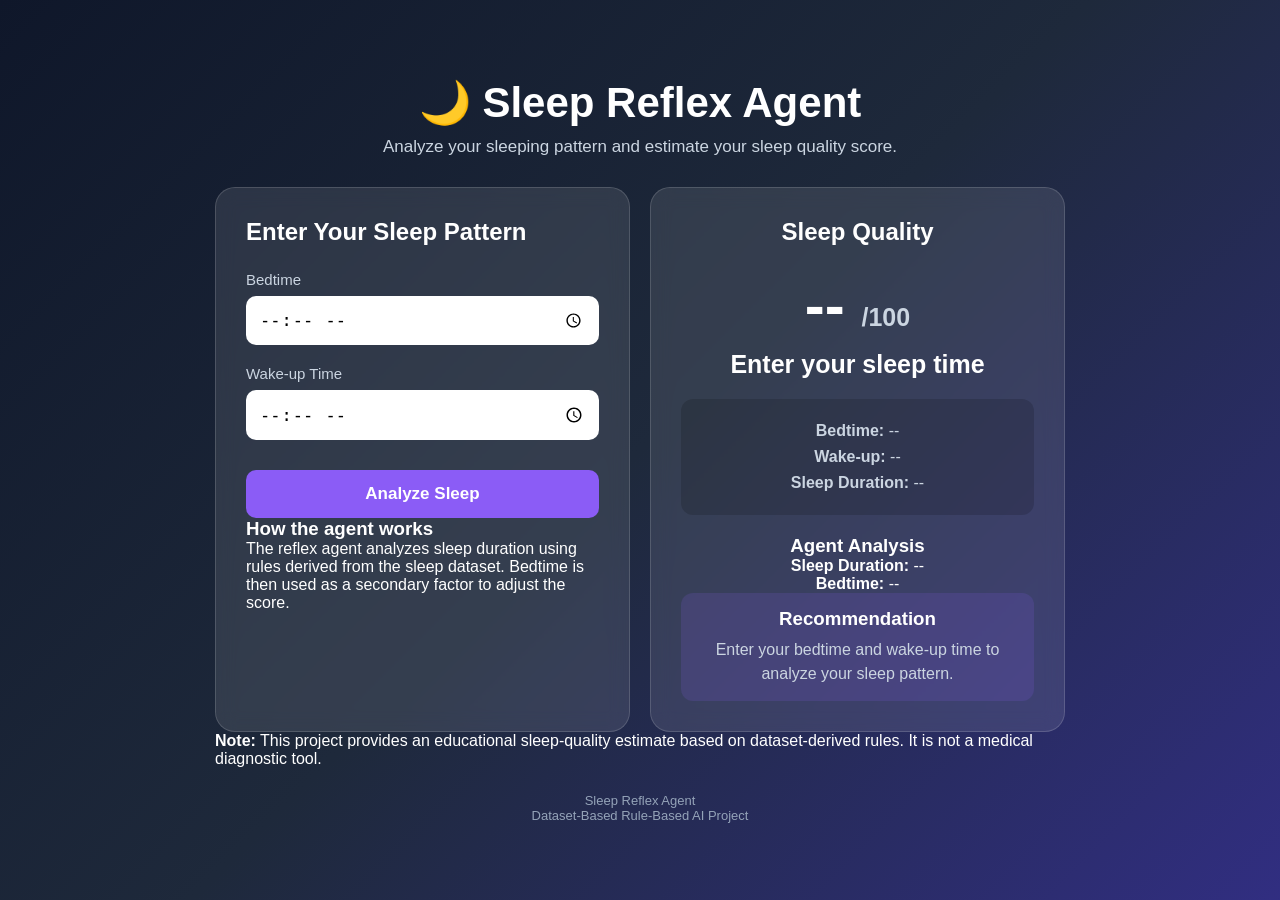
<file: Sleep-Reflex-Agent/index.html>
<!DOCTYPE html>
<html lang="en">

<head>

    <meta charset="UTF-8">

    <meta name="viewport"
          content="width=device-width, initial-scale=1.0">

    <title>Sleep Reflex Agent</title>

    <link rel="stylesheet" href="style.css">

</head>


<body>

<div class="container">


    <!-- Header -->

    <header>

        <h1>🌙 Sleep Reflex Agent</h1>

        <p>
            Analyze your sleeping pattern and
            estimate your sleep quality score.
        </p>

    </header>


    <!-- Main -->

    <main>


        <!-- Input -->

        <section class="input-card">

            <h2>Enter Your Sleep Pattern</h2>


            <div class="input-group">

                <label for="bedtime">
                    Bedtime
                </label>

                <input
                    type="time"
                    id="bedtime"
                    required
                >

            </div>


            <div class="input-group">

                <label for="wakeTime">
                    Wake-up Time
                </label>

                <input
                    type="time"
                    id="wakeTime"
                    required
                >

            </div>


            <button onclick="analyzeSleep()">
                Analyze Sleep
            </button>


            <div class="agent-info">

                <h3>How the agent works</h3>

                <p>
                    The reflex agent analyzes sleep duration
                    using rules derived from the sleep dataset.
                    Bedtime is then used as a secondary factor
                    to adjust the score.
                </p>

            </div>

        </section>


        <!-- Results -->

        <section class="result-card">

            <h2>Sleep Quality</h2>


            <div class="score">

                <span id="score">
                    --
                </span>

                <span class="score-max">
                    /100
                </span>

            </div>


            <h3 id="category">
                Enter your sleep time
            </h3>


            <!-- Sleep Details -->

            <div class="details">

                <p>
                    <strong>Bedtime:</strong>
                    <span id="displayBedtime">--</span>
                </p>

                <p>
                    <strong>Wake-up:</strong>
                    <span id="displayWakeTime">--</span>
                </p>

                <p>
                    <strong>Sleep Duration:</strong>
                    <span id="duration">--</span>
                </p>

            </div>


            <!-- Agent Analysis -->

            <div class="analysis">

                <h3>Agent Analysis</h3>


                <p>
                    <strong>Sleep Duration:</strong>
                    <span id="durationAnalysis">
                        --
                    </span>
                </p>


                <p>
                    <strong>Bedtime:</strong>
                    <span id="bedtimeAnalysis">
                        --
                    </span>
                </p>

            </div>


            <!-- Recommendation -->

            <div class="advice">

                <h3>Recommendation</h3>

                <p id="advice">

                    Enter your bedtime and wake-up time
                    to analyze your sleep pattern.

                </p>

            </div>

        </section>

    </main>


    <!-- Disclaimer -->

    <div class="disclaimer">

        <strong>Note:</strong>

        This project provides an educational
        sleep-quality estimate based on dataset-derived
        rules. It is not a medical diagnostic tool.

    </div>


    <!-- Footer -->

    <footer>

        <p>
            Sleep Reflex Agent
        </p>

        <p>
            Dataset-Based Rule-Based AI Project
        </p>

    </footer>


</div>


<script src="script.js"></script>

</body>

</html>
</file>
<file: Sleep-Reflex-Agent/style.css>
/* =========================================================
   Sleep Reflex Agent - Website Styling
   ========================================================= */

* {
    margin: 0;
    padding: 0;
    box-sizing: border-box;
}


body {
    font-family: Arial, sans-serif;

    min-height: 100vh;

    background:
        linear-gradient(
            135deg,
            #0f172a,
            #1e293b,
            #312e81
        );

    color: #ffffff;

    display: flex;

    justify-content: center;

    align-items: center;

    padding: 20px;
}


.container {
    width: 100%;
    max-width: 850px;
}


/* =========================================================
   Header
   ========================================================= */

header {
    text-align: center;

    margin-bottom: 30px;
}


header h1 {
    font-size: 42px;

    margin-bottom: 10px;
}


header p {
    color: #cbd5e1;

    font-size: 17px;
}


/* =========================================================
   Main
   ========================================================= */

main {
    display: grid;

    grid-template-columns:
        repeat(
            2,
            1fr
        );

    gap: 20px;
}


/* =========================================================
   Cards
   ========================================================= */

.input-card,
.result-card {
    background: rgba(
        255,
        255,
        255,
        0.10
    );

    border: 1px solid rgba(
        255,
        255,
        255,
        0.15
    );

    border-radius: 20px;

    padding: 30px;

    backdrop-filter: blur(10px);
}


.input-card h2,
.result-card h2 {
    margin-bottom: 25px;
}


/* =========================================================
   Input
   ========================================================= */

.input-group {
    margin-bottom: 20px;
}


.input-group label {
    display: block;

    margin-bottom: 8px;

    color: #cbd5e1;

    font-size: 15px;
}


.input-group input {
    width: 100%;

    padding: 13px;

    border-radius: 10px;

    border: none;

    font-size: 17px;
}


/* =========================================================
   Button
   ========================================================= */

button {
    width: 100%;

    padding: 14px;

    margin-top: 10px;

    border: none;

    border-radius: 10px;

    background: #8b5cf6;

    color: white;

    font-size: 17px;

    font-weight: bold;

    cursor: pointer;
}


button:hover {
    background: #7c3aed;
}


/* =========================================================
   Score
   ========================================================= */

.result-card {
    text-align: center;
}


.score {
    margin: 10px 0;

    font-size: 60px;

    font-weight: bold;
}


.score-max {
    font-size: 25px;

    color: #cbd5e1;
}


#category {
    font-size: 25px;

    margin-bottom: 20px;
}


/* =========================================================
   Details
   ========================================================= */

.details {
    background: rgba(
        0,
        0,
        0,
        0.15
    );

    padding: 15px;

    border-radius: 12px;

    margin-bottom: 20px;
}


.details p {
    margin: 8px 0;

    color: #cbd5e1;
}


/* =========================================================
   Advice
   ========================================================= */

.advice {
    background: rgba(
        139,
        92,
        246,
        0.15
    );

    padding: 15px;

    border-radius: 12px;
}


.advice h3 {
    margin-bottom: 8px;
}


.advice p {
    color: #cbd5e1;

    line-height: 1.5;
}


/* =========================================================
   Footer
   ========================================================= */

footer {
    text-align: center;

    margin-top: 25px;

    color: #94a3b8;

    font-size: 13px;
}


/* =========================================================
   Mobile
   ========================================================= */

@media (max-width: 700px) {

    main {
        grid-template-columns: 1fr;
    }


    header h1 {
        font-size: 32px;
    }


    .score {
        font-size: 50px;
    }

}
</file>
